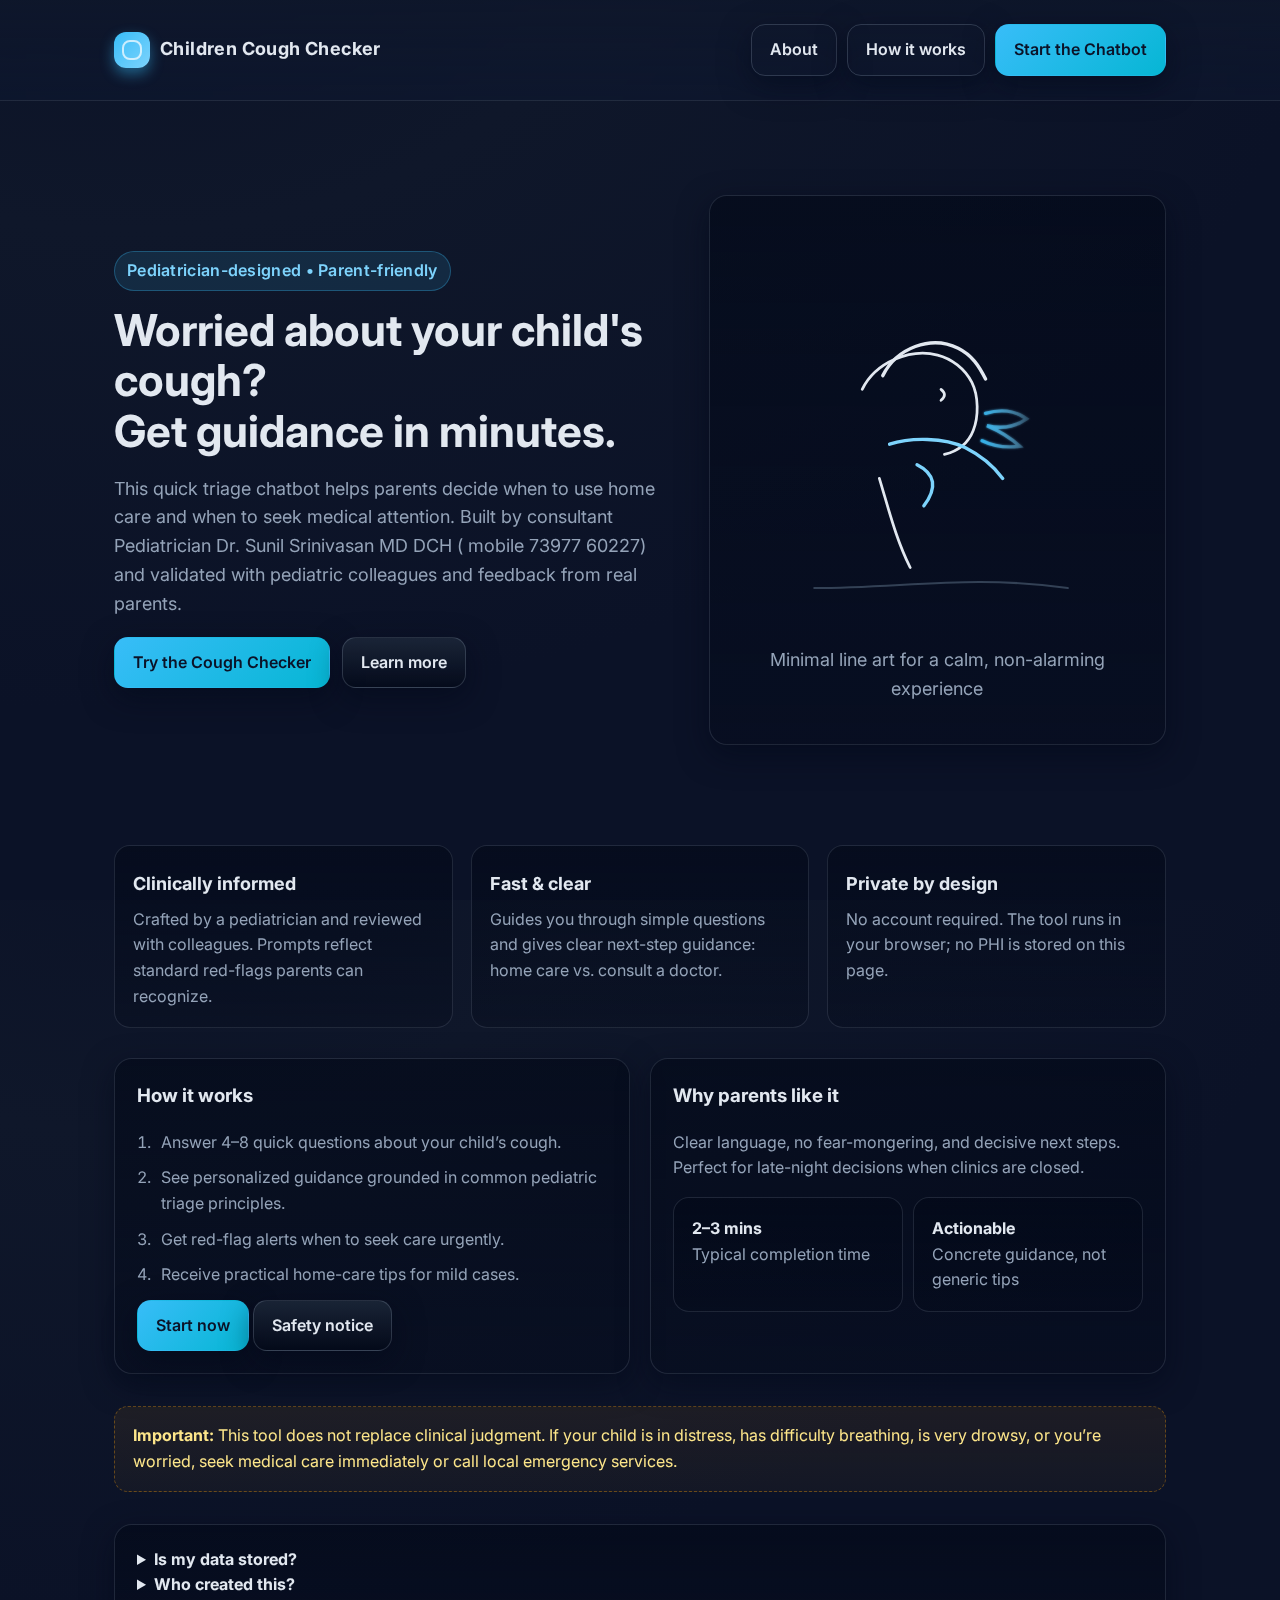
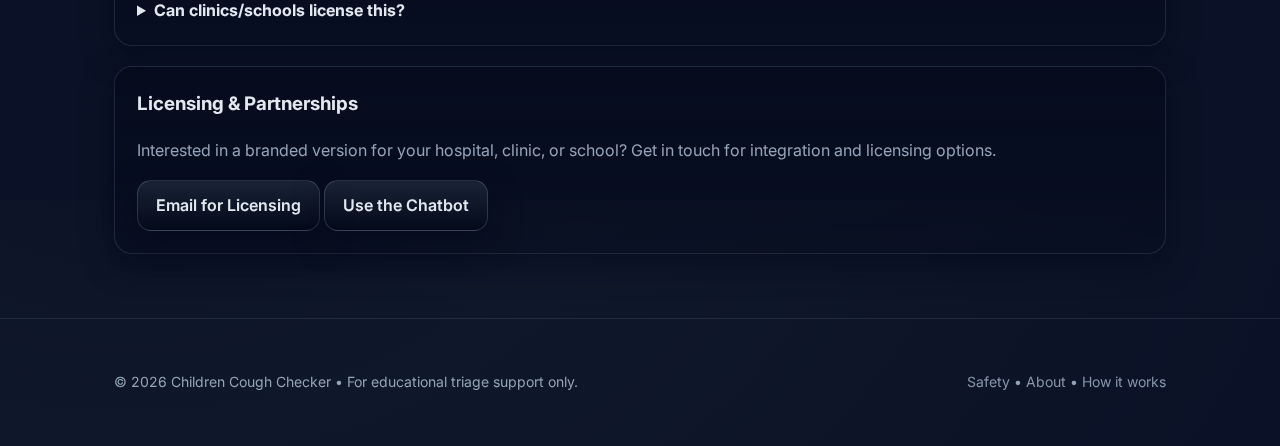
<file: index.html>
<!DOCTYPE html>
<html lang="en">
<head>
  <meta charset="utf-8" />
  <meta name="viewport" content="width=device-width, initial-scale=1" />
  <title>Children Cough Checker | Pediatrician-Designed Symptom Triage</title>
  <meta name="description" content="A quick, parent-friendly chatbot to check when a child's cough needs a doctor's visit and when home care is appropriate. Designed by a pediatrician. This is purely for education purpose and not intended for diagnosis or treatment.">
  <meta name="robots" content="index,follow" />
  <link rel="preconnect" href="https://fonts.googleapis.com">
  <link rel="preconnect" href="https://fonts.gstatic.com" crossorigin>
  <link href="https://fonts.googleapis.com/css2?family=Inter:wght@300;400;600;700&display=swap" rel="stylesheet">
  <style>
    :root{
      --bg:#0f172a;          /* slate-900 */
      --panel:#0b1227;       /* deeper bluish */
      --muted:#94a3b8;       /* slate-400 */
      --text:#e2e8f0;        /* slate-200 */
      --brand:#38bdf8;       /* sky-400 */
      --accent:#22c55e;      /* green-500 */
      --warning:#f59e0b;     /* amber-500 */
      --ring: rgba(56,189,248,.45);
      --shadow: 0 10px 30px rgba(2,8,23,.5);
      --radius: 18px;
    }
    *{box-sizing:border-box}
    html,body{height:100%}
    body{
      margin:0; font-family:Inter,system-ui,Segoe UI,Roboto,Helvetica,Arial,sans-serif; color:var(--text); background:radial-gradient(1200px 800px at 10% -10%, #0b1227 0%, #0f172a 40%, #0b1227 100%);
      line-height:1.6;
    }
    a{color:inherit; text-decoration:none}
    .container{max-width:1100px; margin:0 auto; padding:24px}
    /* Header */
    header{position:sticky; top:0; z-index:30; backdrop-filter:saturate(140%) blur(10px); background:linear-gradient(180deg, rgba(15,23,42,.85), rgba(15,23,42,.6)); border-bottom:1px solid rgba(148,163,184,.15)}
    .nav{display:flex; align-items:center; justify-content:space-between}
    .brand{display:flex; gap:10px; align-items:center}
    .logo{width:36px; height:36px; border-radius:12px; background:linear-gradient(135deg,var(--brand),#7dd3fc); box-shadow:0 6px 14px var(--ring); position:relative}
    .logo::after{content:""; position:absolute; inset:8px; border:2px solid rgba(255,255,255,.7); border-radius:8px}
    .brand h1{margin:0; font-size:18px; letter-spacing:.4px}
    .cta{display:flex; gap:10px}
    .btn{display:inline-flex; align-items:center; justify-content:center; gap:10px; padding:12px 18px; border-radius:14px; font-weight:600; border:1px solid rgba(148,163,184,.25); background:linear-gradient(180deg, rgba(30,41,59,.8), rgba(2,8,23,.7)); box-shadow:var(--shadow); transition:transform .15s ease, box-shadow .15s ease, background .2s}
    .btn:hover{transform:translateY(-1px); box-shadow:0 12px 24px rgba(2,8,23,.55)}
    .btn.primary{background:linear-gradient(135deg, var(--brand), #06b6d4); color:#0b1227; border-color:transparent}
    .btn.ghost{background:transparent}

    /* Hero */
    .hero{display:grid; grid-template-columns:1.1fr .9fr; gap:36px; align-items:center; padding:70px 0}
    @media (max-width: 900px){ .hero{grid-template-columns:1fr; padding:38px 0} }
    .kicker{display:inline-block; padding:6px 12px; border-radius:999px; background:rgba(56,189,248,.12); color:#7dd3fc; border:1px solid rgba(56,189,248,.3); font-weight:600; letter-spacing:.3px}
    .hero h2{margin:14px 0 10px; font-size:44px; line-height:1.15}
    .hero p{color:var(--muted); font-size:18px}
    .hero .actions{margin-top:18px; display:flex; gap:12px; flex-wrap:wrap}

    /* Panel card */
    .card{background:linear-gradient(180deg, rgba(2,8,23,.6), rgba(2,8,23,.35)); border:1px solid rgba(148,163,184,.18); border-radius:var(--radius); box-shadow:var(--shadow); padding:22px}

    /* Inline SVG illustration wrapper */
    .artwrap{position:relative; aspect-ratio:1/1; width:100%; max-width:520px; margin:0 auto}
    .caption{margin-top:10px; text-align:center; color:var(--muted); font-size:14px}

    /* Features */
    .features{display:grid; grid-template-columns:repeat(3,1fr); gap:18px; margin:30px 0}
    @media (max-width: 980px){ .features{grid-template-columns:1fr 1fr} }
    @media (max-width: 640px){ .features{grid-template-columns:1fr} }
    .feature{padding:18px; border-radius:16px; border:1px solid rgba(148,163,184,.18); background:linear-gradient(180deg, rgba(2,8,23,.55), rgba(2,8,23,.25))}
    .feature h3{margin:6px 0 8px; font-size:18px}
    .feature p{margin:0; color:var(--muted)}

    /* How */
    .how{display:grid; grid-template-columns:1fr 1fr; gap:20px}
    @media (max-width: 900px){ .how{grid-template-columns:1fr} }
    ol.timeline{margin:0; padding-left:18px; color:var(--muted)}
    ol.timeline li{margin:10px 0; padding-left:6px}

    /* Notice */
    .notice{margin:32px 0; padding:16px 18px; border-radius:14px; border:1px dashed rgba(245,158,11,.35); background:linear-gradient(180deg, rgba(245,158,11,.08), rgba(245,158,11,.04)); color:#fde68a}

    /* Footer */
    footer{margin-top:40px; padding:28px 0; border-top:1px solid rgba(148,163,184,.15); color:var(--muted); font-size:14px}
    .footcol{display:flex; gap:16px; flex-wrap:wrap; align-items:center; justify-content:space-between}
    .links a{opacity:.9}

    /* Accessibility */
    .sr-only{position:absolute; width:1px; height:1px; padding:0; margin:-1px; overflow:hidden; clip:rect(0,0,0,0); border:0}
  </style>
  <!-- Structured data (SoftwareApplication + MedicalWebPage) -->
  <script type="application/ld+json">
  {
    "@context":"https://schema.org",
    "@type":"MedicalWebPage",
    "name":"Children Cough Checker",
    "about": {"@type":"SoftwareApplication","name":"Children Cough Chatbot","applicationCategory":"HealthApplication"},
    "audience":{"@type":"PeopleAudience","suggestedAge":"0-12"},
    "medicalSpecialty":"Pediatrics",
    "creator":{"@type":"Person","name":"Pediatrician Creator"},
    "isFamilyFriendly": true,
    "publisher":{"@type":"Organization","name":"Children Cough Checker"}
  }
  </script>
</head>
<body>
  <header>
    <div class="container nav">
      <div class="brand" aria-label="Site brand">
        <div class="logo" aria-hidden="true"></div>
        <h1>Children Cough Checker</h1>
      </div>
      <nav class="cta" aria-label="primary">
        <a class="btn ghost" href="#about">About</a>
        <a class="btn ghost" href="#how">How it works</a>
        <a class="btn primary" href="./chat.html">Start the Chatbot</a>
      </nav>
    </div>
  </header>

  <main class="container">
    <!-- Hero -->
    <section class="hero" id="home">
      <div>
        <span class="kicker">Pediatrician-designed • Parent-friendly</span>
        <h2>Worried about your child's cough?<br> Get guidance in minutes.</h2>
        <p>
          This quick triage chatbot helps parents decide when to use home care and when to seek medical attention. Built by consultant Pediatrician Dr. Sunil Srinivasan MD DCH ( mobile 73977 60227) and validated with pediatric colleagues and feedback from real parents.
        </p>
        <div class="actions">
          <a class="btn primary" href="./chat.html" aria-label="Open the Children Cough Chatbot">Try the Cough Checker</a>
          <a class="btn" href="#about" aria-label="Learn more about the tool">Learn more</a>
        </div>
      </div>

      <div class="card">
        <div class="artwrap" aria-hidden="true">
          <!-- Inline SVG: Minimal line drawing of a child with a scarf, gentle cough plume -->
          <svg viewBox="0 0 600 600" width="100%" height="100%" role="img" aria-labelledby="artTitle artDesc">
            <title id="artTitle">Line drawing of a child coughing with a scarf</title>
            <desc id="artDesc">Simple monochrome stroke illustration: child in profile wearing a scarf, gentle breath plume, calm style.</desc>
            <defs>
              <linearGradient id="glow" x1="0" x2="1">
                <stop offset="0%" stop-color="#38bdf8" stop-opacity=".8"/>
                <stop offset="100%" stop-color="#7dd3fc" stop-opacity=".2"/>
              </linearGradient>
              <filter id="soft" x="-20%" y="-20%" width="140%" height="140%">
                <feGaussianBlur stdDeviation="1.8" result="b"/>
                <feMerge><feMergeNode in="b"/><feMergeNode in="SourceGraphic"/></feMerge>
              </filter>
            </defs>
            <rect x="0" y="0" width="600" height="600" fill="none"/>
            <!-- Face profile -->
            <path d="M190,250 C210,210 260,190 300,200 C320,205 340,220 350,240 C360,260 360,290 352,310 C345,328 330,340 310,345" fill="none" stroke="#e2e8f0" stroke-width="4" stroke-linecap="round" stroke-linejoin="round"/>
            <!-- Eye -->
            <path d="M305 250 q10 8 0 16" fill="none" stroke="#e2e8f0" stroke-width="4" stroke-linecap="round"/>
            <!-- Hair -->
            <path d="M220,230 C240,190 290,170 330,190 C350,200 360,215 370,235" fill="none" stroke="#e2e8f0" stroke-width="5" stroke-linecap="round"/>
            <!-- Scarf -->
            <path d="M230,330 C260,320 310,320 340,335 C360,345 380,360 395,380" fill="none" stroke="#7dd3fc" stroke-width="5" stroke-linecap="round"/>
            <path d="M270,360 q40 20 10 60" fill="none" stroke="#7dd3fc" stroke-width="5" stroke-linecap="round"/>
            <!-- Torso -->
            <path d="M215,380 C230,430 240,470 260,510" fill="none" stroke="#e2e8f0" stroke-width="4" stroke-linecap="round"/>
            <!-- Gentle cough plume -->
            <path d="M370,285 q35 -10 60 8 q-25 18 -58 10 q28 12 48 30 q-30 4 -55 -8" fill="none" stroke="url(#glow)" stroke-width="5" stroke-linecap="round" filter="url(#soft)"/>
            <!-- Subtle baseline -->
            <path d="M120,540 C250,540 350,520 490,540" fill="none" stroke="#334155" stroke-width="3" stroke-linecap="round"/>
          </svg>
        </div>
        <p class="caption">Minimal line art for a calm, non-alarming experience</p>
      </div>
    </section>

    <!-- Features -->
    <section id="about">
      <div class="features">
        <div class="feature">
          <h3>Clinically informed</h3>
          <p>Crafted by a pediatrician and reviewed with colleagues. Prompts reflect standard red-flags parents can recognize.</p>
        </div>
        <div class="feature">
          <h3>Fast & clear</h3>
          <p>Guides you through simple questions and gives clear next-step guidance: home care vs. consult a doctor.</p>
        </div>
        <div class="feature">
          <h3>Private by design</h3>
          <p>No account required. The tool runs in your browser; no PHI is stored on this page.</p>
        </div>
      </div>
    </section>

    <!-- How it works + CTA -->
    <section id="how" class="how">
      <div class="card">
        <h3 style="margin-top:0">How it works</h3>
        <ol class="timeline">
          <li>Answer 4–8 quick questions about your child’s cough.</li>
          <li>See personalized guidance grounded in common pediatric triage principles.</li>
          <li>Get red-flag alerts when to seek care urgently.</li>
          <li>Receive practical home-care tips for mild cases.</li>
        </ol>
        <div class="actions" style="margin-top:12px">
          <a class="btn primary" href="./chat.html">Start now</a>
          <a class="btn" href="#safety">Safety notice</a>
        </div>
      </div>
      <div class="card">
        <h3 style="margin-top:0">Why parents like it</h3>
        <p style="color:var(--muted)">Clear language, no fear-mongering, and decisive next steps. Perfect for late-night decisions when clinics are closed.</p>
        <div style="display:grid; grid-template-columns:1fr 1fr; gap:10px; margin-top:10px">
          <div class="feature"><strong>2–3 mins</strong><br><span style="color:var(--muted)">Typical completion time</span></div>
          <div class="feature"><strong>Actionable</strong><br><span style="color:var(--muted)">Concrete guidance, not generic tips</span></div>
        </div>
      </div>
    </section>

    <!-- Notice -->
    <section id="safety" class="notice" role="note" aria-label="Medical safety notice">
      <strong>Important:</strong> This tool does not replace clinical judgment. If your child is in distress, has difficulty breathing, is very drowsy, or you’re worried, seek medical care immediately or call local emergency services.
    </section>

    <!-- FAQ -->
    <section class="card" aria-label="FAQs">
      <details>
        <summary><strong>Is my data stored?</strong></summary>
        <p>On this landing page, no personal health information is stored. If you use the chatbot, please review its repository/app privacy notes for details.</p>
      </details>
      <details>
        <summary><strong>Who created this?</strong></summary>
        <p>Designed by a pediatrician and refined with feedback from pediatric colleagues and parents.</p>
      </details>
      <details>
        <summary><strong>Can clinics/schools license this?</strong></summary>
        <p>Yes. White-label and institutional versions are available. See contact below.</p>
      </details>
    </section>

    <!-- Contact / Licensing -->
    <section class="card" style="margin-top:20px">
      <h3 style="margin-top:0">Licensing & Partnerships</h3>
      <p style="color:var(--muted)">Interested in a branded version for your hospital, clinic, or school? Get in touch for integration and licensing options.</p>
      <div class="actions">
        <a class="btn" href="mailto:contact@example.com?subject=Children%20Cough%20Chatbot%20Licensing">Email for Licensing</a>
        <a class="btn" href="./chat.html">Use the Chatbot</a>
      </div>
    </section>

  </main>

  <footer>
    <div class="container footcol">
      <div>
        © <span id="year"></span> Children Cough Checker • For educational triage support only.
      </div>
      <div class="links">
        <a href="#safety">Safety</a> •
        <a href="#about">About</a> •
        <a href="#how">How it works</a>
      </div>
    </div>
  </footer>

  <script>
    document.getElementById('year').textContent = new Date().getFullYear();
  </script>
</body>
</html>
</file>
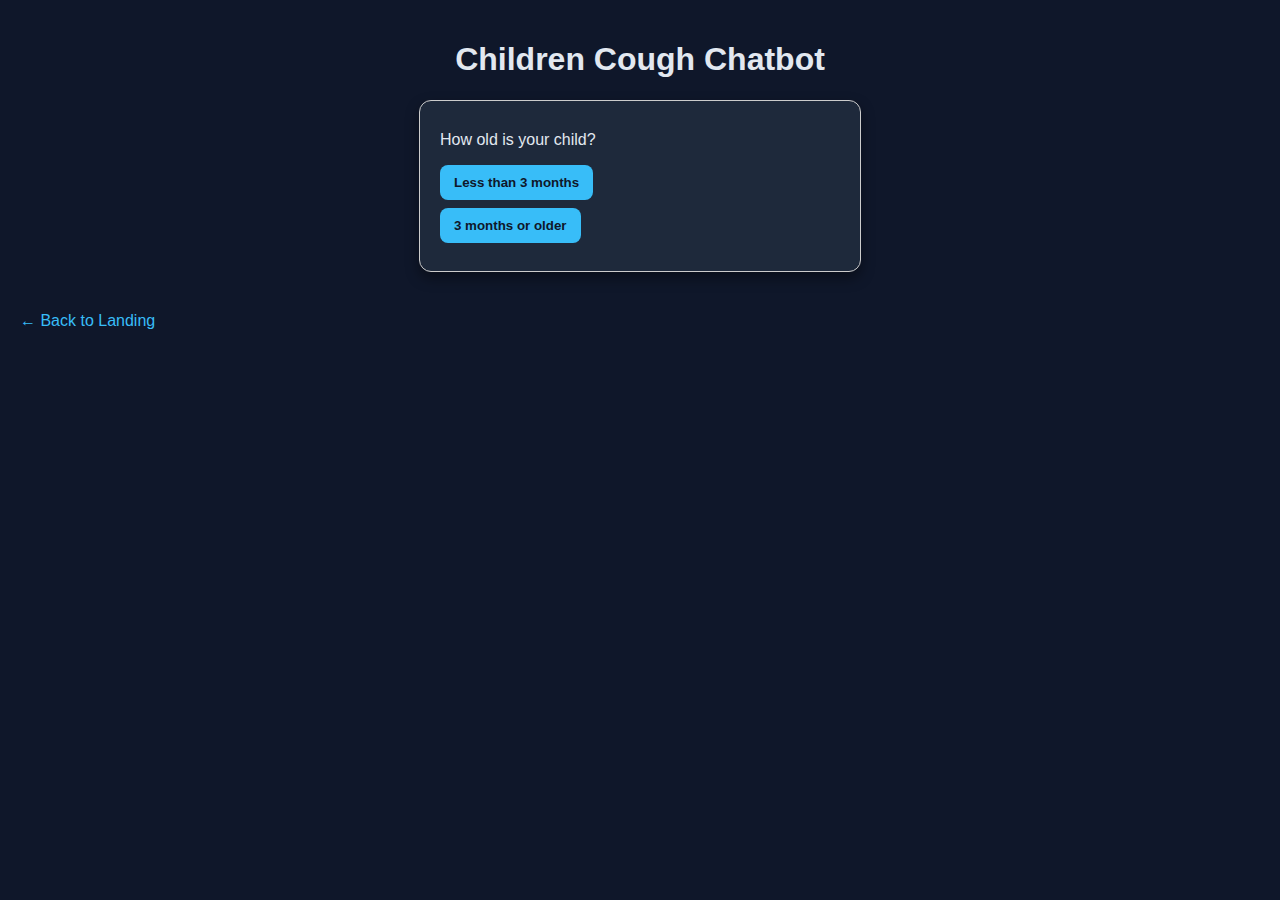
<file: chat.html>
<!DOCTYPE html>
<html lang="en">
<head>
  <meta charset="UTF-8">
  <meta name="viewport" content="width=device-width, initial-scale=1.0">
  <title>Children Cough Chatbot</title>
  <link rel="stylesheet" href="style.css">
  <style>
    body { font-family: Arial, sans-serif; margin:0; padding:20px; background:#0f172a; color:#e2e8f0;}
    h1 { text-align:center; }
    #chatbox { 
      margin: 20px auto; 
      max-width: 600px; 
      background:#1e293b; 
      padding:20px; 
      border-radius:12px; 
      box-shadow:0 6px 14px rgba(0,0,0,.4);
    }
    #chatbox p { margin-bottom: 16px; }
    #chatbox button {
      display:block;
      margin:8px 0;
      padding:10px 14px;
      border:none;
      border-radius:8px;
      background:#38bdf8;
      color:#0f172a;
      font-weight:600;
      cursor:pointer;
    }
    #chatbox button:hover { background:#06b6d4; }
    a.back { display:inline-block; margin-top:20px; color:#38bdf8; text-decoration:none;}
  </style>
</head>
<body>
  <h1>Children Cough Chatbot</h1>
  <div id="chatbox"></div>
  <a class="back" href="index.html">← Back to Landing</a>

  <script src="chatbot.js"></script>
  <script>
    // Initialize chatbot on page load
    window.onload = loadChatbot;
  </script>
</body>
</html>
</file>
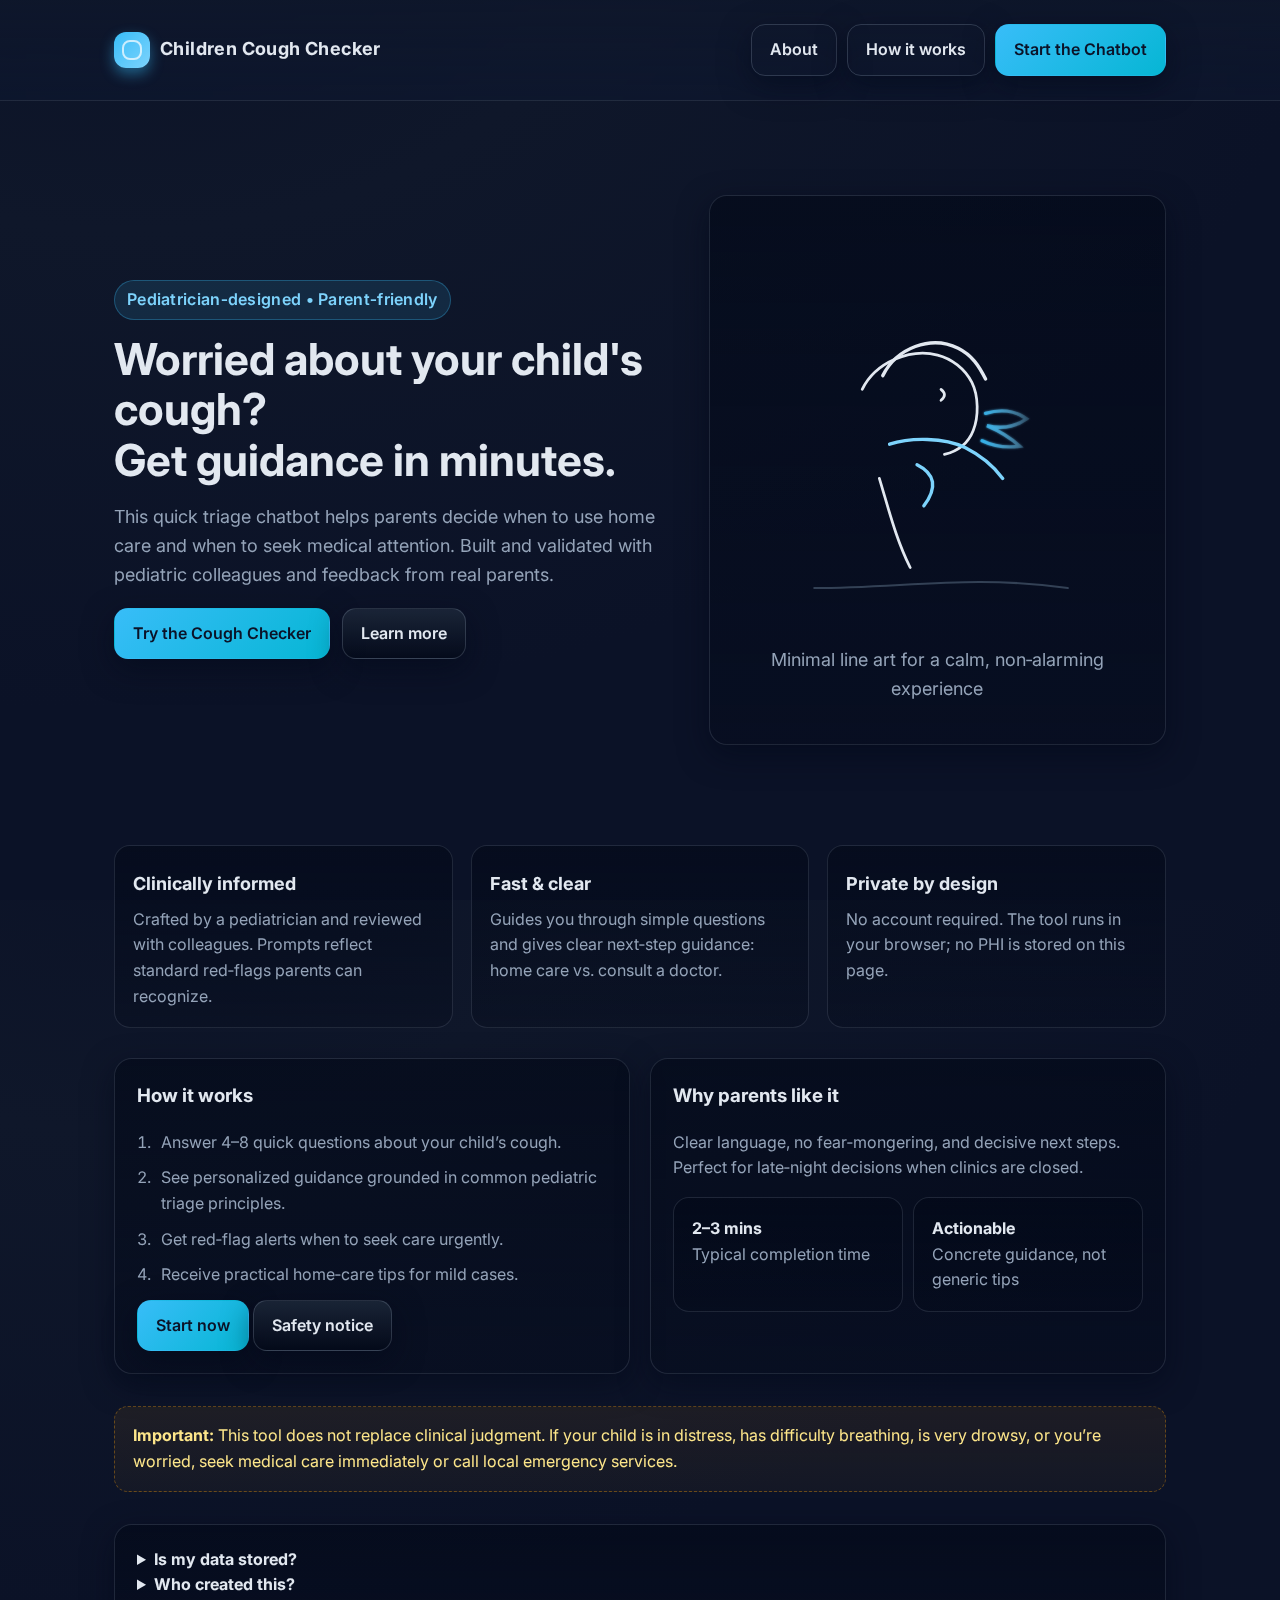
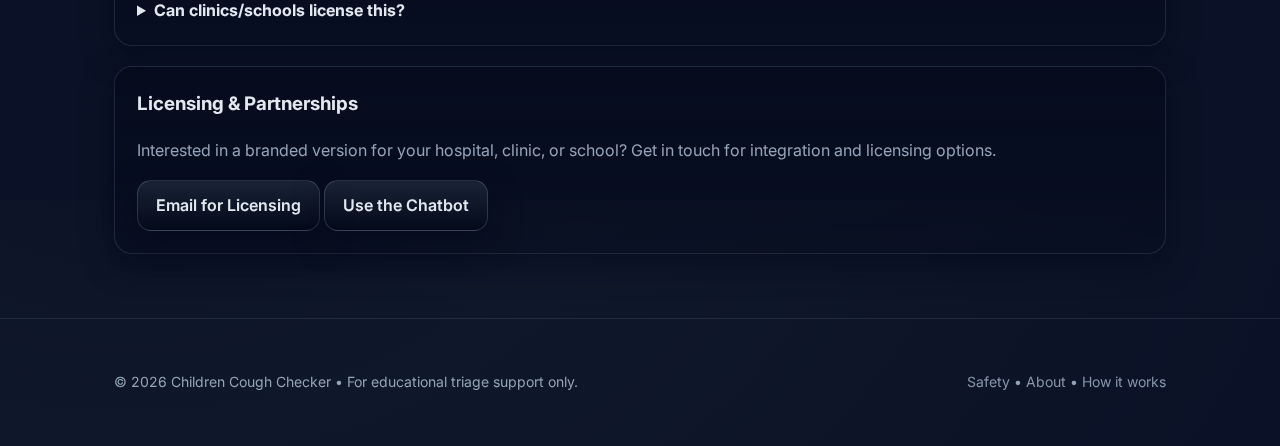
<file: children_cough_chatbot_landing_page_index.html>
<!DOCTYPE html>
<html lang="en">
<head>
  <meta charset="utf-8" />
  <meta name="viewport" content="width=device-width, initial-scale=1" />
  <title>Children Cough Checker | Pediatrician‑Designed Symptom Triage</title>
  <meta name="description" content="A quick, parent‑friendly chatbot to check when a child's cough needs a doctor's visit and when home care is appropriate. Designed by a pediatrician.">
  <meta name="robots" content="index,follow" />
  <link rel="preconnect" href="https://fonts.googleapis.com">
  <link rel="preconnect" href="https://fonts.gstatic.com" crossorigin>
  <link href="https://fonts.googleapis.com/css2?family=Inter:wght@300;400;600;700&display=swap" rel="stylesheet">
  <style>
    :root{
      --bg:#0f172a;          /* slate-900 */
      --panel:#0b1227;       /* deeper bluish */
      --muted:#94a3b8;       /* slate-400 */
      --text:#e2e8f0;        /* slate-200 */
      --brand:#38bdf8;       /* sky-400 */
      --accent:#22c55e;      /* green-500 */
      --warning:#f59e0b;     /* amber-500 */
      --ring: rgba(56,189,248,.45);
      --shadow: 0 10px 30px rgba(2,8,23,.5);
      --radius: 18px;
    }
    *{box-sizing:border-box}
    html,body{height:100%}
    body{
      margin:0; font-family:Inter,system-ui,Segoe UI,Roboto,Helvetica,Arial,sans-serif; color:var(--text); background:radial-gradient(1200px 800px at 10% -10%, #0b1227 0%, #0f172a 40%, #0b1227 100%);
      line-height:1.6;
    }
    a{color:inherit; text-decoration:none}
    .container{max-width:1100px; margin:0 auto; padding:24px}
    /* Header */
    header{position:sticky; top:0; z-index:30; backdrop-filter:saturate(140%) blur(10px); background:linear-gradient(180deg, rgba(15,23,42,.85), rgba(15,23,42,.6)); border-bottom:1px solid rgba(148,163,184,.15)}
    .nav{display:flex; align-items:center; justify-content:space-between}
    .brand{display:flex; gap:10px; align-items:center}
    .logo{width:36px; height:36px; border-radius:12px; background:linear-gradient(135deg,var(--brand),#7dd3fc); box-shadow:0 6px 14px var(--ring); position:relative}
    .logo::after{content:""; position:absolute; inset:8px; border:2px solid rgba(255,255,255,.7); border-radius:8px}
    .brand h1{margin:0; font-size:18px; letter-spacing:.4px}
    .cta{display:flex; gap:10px}
    .btn{display:inline-flex; align-items:center; justify-content:center; gap:10px; padding:12px 18px; border-radius:14px; font-weight:600; border:1px solid rgba(148,163,184,.25); background:linear-gradient(180deg, rgba(30,41,59,.8), rgba(2,8,23,.7)); box-shadow:var(--shadow); transition:transform .15s ease, box-shadow .15s ease, background .2s}
    .btn:hover{transform:translateY(-1px); box-shadow:0 12px 24px rgba(2,8,23,.55)}
    .btn.primary{background:linear-gradient(135deg, var(--brand), #06b6d4); color:#0b1227; border-color:transparent}
    .btn.ghost{background:transparent}

    /* Hero */
    .hero{display:grid; grid-template-columns:1.1fr .9fr; gap:36px; align-items:center; padding:70px 0}
    @media (max-width: 900px){ .hero{grid-template-columns:1fr; padding:38px 0} }
    .kicker{display:inline-block; padding:6px 12px; border-radius:999px; background:rgba(56,189,248,.12); color:#7dd3fc; border:1px solid rgba(56,189,248,.3); font-weight:600; letter-spacing:.3px}
    .hero h2{margin:14px 0 10px; font-size:44px; line-height:1.15}
    .hero p{color:var(--muted); font-size:18px}
    .hero .actions{margin-top:18px; display:flex; gap:12px; flex-wrap:wrap}

    /* Panel card */
    .card{background:linear-gradient(180deg, rgba(2,8,23,.6), rgba(2,8,23,.35)); border:1px solid rgba(148,163,184,.18); border-radius:var(--radius); box-shadow:var(--shadow); padding:22px}

    /* Inline SVG illustration wrapper */
    .artwrap{position:relative; aspect-ratio:1/1; width:100%; max-width:520px; margin:0 auto}
    .caption{margin-top:10px; text-align:center; color:var(--muted); font-size:14px}

    /* Features */
    .features{display:grid; grid-template-columns:repeat(3,1fr); gap:18px; margin:30px 0}
    @media (max-width: 980px){ .features{grid-template-columns:1fr 1fr} }
    @media (max-width: 640px){ .features{grid-template-columns:1fr} }
    .feature{padding:18px; border-radius:16px; border:1px solid rgba(148,163,184,.18); background:linear-gradient(180deg, rgba(2,8,23,.55), rgba(2,8,23,.25))}
    .feature h3{margin:6px 0 8px; font-size:18px}
    .feature p{margin:0; color:var(--muted)}

    /* How */
    .how{display:grid; grid-template-columns:1fr 1fr; gap:20px}
    @media (max-width: 900px){ .how{grid-template-columns:1fr} }
    ol.timeline{margin:0; padding-left:18px; color:var(--muted)}
    ol.timeline li{margin:10px 0; padding-left:6px}

    /* Notice */
    .notice{margin:32px 0; padding:16px 18px; border-radius:14px; border:1px dashed rgba(245,158,11,.35); background:linear-gradient(180deg, rgba(245,158,11,.08), rgba(245,158,11,.04)); color:#fde68a}

    /* Footer */
    footer{margin-top:40px; padding:28px 0; border-top:1px solid rgba(148,163,184,.15); color:var(--muted); font-size:14px}
    .footcol{display:flex; gap:16px; flex-wrap:wrap; align-items:center; justify-content:space-between}
    .links a{opacity:.9}

    /* Accessibility */
    .sr-only{position:absolute; width:1px; height:1px; padding:0; margin:-1px; overflow:hidden; clip:rect(0,0,0,0); border:0}
  </style>
  <!-- Structured data (SoftwareApplication + MedicalWebPage) -->
  <script type="application/ld+json">
  {
    "@context":"https://schema.org",
    "@type":"MedicalWebPage",
    "name":"Children Cough Checker",
    "about": {"@type":"SoftwareApplication","name":"Children Cough Chatbot","applicationCategory":"HealthApplication"},
    "audience":{"@type":"PeopleAudience","suggestedAge":"0-12"},
    "medicalSpecialty":"Pediatrics",
    "creator":{"@type":"Person","name":"Dr. Anisha Sunil"},
    "isFamilyFriendly": true,
    "publisher":{"@type":"Organization","name":"Sun2sha / HAPPTITUDE"}
  }
  </script>
</head>
<body>
  <header>
    <div class="container nav">
      <div class="brand" aria-label="Site brand">
        <div class="logo" aria-hidden="true"></div>
        <h1>Children Cough Checker</h1>
      </div>
      <nav class="cta" aria-label="primary">
        <a class="btn ghost" href="#about">About</a>
        <a class="btn ghost" href="#how">How it works</a>
        <a class="btn primary" href="https://sunilsrinivasan.github.io/children-cough-chatbot/">Start the Chatbot</a>
      </nav>
    </div>
  </header>

  <main class="container">
    <!-- Hero -->
    <section class="hero" id="home">
      <div>
        <span class="kicker">Pediatrician‑designed • Parent‑friendly</span>
        <h2>Worried about your child's cough?<br> Get guidance in minutes.</h2>
        <p>
          This quick triage chatbot helps parents decide when to use home care and when to seek medical attention. Built and validated with pediatric colleagues and feedback from real parents.
        </p>
        <div class="actions">
          <a class="btn primary" href="https://sunilsrinivasan.github.io/children-cough-chatbot/" aria-label="Open the Children Cough Chatbot">Try the Cough Checker</a>
          <a class="btn" href="#about" aria-label="Learn more about the tool">Learn more</a>
        </div>
      </div>

      <div class="card">
        <div class="artwrap" aria-hidden="true">
          <!-- Inline SVG: Minimal line drawing of a child with a scarf, gentle cough plume -->
          <svg viewBox="0 0 600 600" width="100%" height="100%" role="img" aria-labelledby="artTitle artDesc">
            <title id="artTitle">Line drawing of a child coughing with a scarf</title>
            <desc id="artDesc">Simple monochrome stroke illustration: child in profile wearing a scarf, gentle breath plume, calm style.</desc>
            <defs>
              <linearGradient id="glow" x1="0" x2="1">
                <stop offset="0%" stop-color="#38bdf8" stop-opacity=".8"/>
                <stop offset="100%" stop-color="#7dd3fc" stop-opacity=".2"/>
              </linearGradient>
              <filter id="soft" x="-20%" y="-20%" width="140%" height="140%">
                <feGaussianBlur stdDeviation="1.8" result="b"/>
                <feMerge><feMergeNode in="b"/><feMergeNode in="SourceGraphic"/></feMerge>
              </filter>
            </defs>
            <rect x="0" y="0" width="600" height="600" fill="none"/>
            <!-- Face profile -->
            <path d="M190,250 C210,210 260,190 300,200 C320,205 340,220 350,240 C360,260 360,290 352,310 C345,328 330,340 310,345" fill="none" stroke="#e2e8f0" stroke-width="4" stroke-linecap="round" stroke-linejoin="round"/>
            <!-- Eye -->
            <path d="M305 250 q10 8 0 16" fill="none" stroke="#e2e8f0" stroke-width="4" stroke-linecap="round"/>
            <!-- Hair -->
            <path d="M220,230 C240,190 290,170 330,190 C350,200 360,215 370,235" fill="none" stroke="#e2e8f0" stroke-width="5" stroke-linecap="round"/>
            <!-- Scarf -->
            <path d="M230,330 C260,320 310,320 340,335 C360,345 380,360 395,380" fill="none" stroke="#7dd3fc" stroke-width="5" stroke-linecap="round"/>
            <path d="M270,360 q40 20 10 60" fill="none" stroke="#7dd3fc" stroke-width="5" stroke-linecap="round"/>
            <!-- Torso -->
            <path d="M215,380 C230,430 240,470 260,510" fill="none" stroke="#e2e8f0" stroke-width="4" stroke-linecap="round"/>
            <!-- Gentle cough plume -->
            <path d="M370,285 q35 -10 60 8 q-25 18 -58 10 q28 12 48 30 q-30 4 -55 -8" fill="none" stroke="url(#glow)" stroke-width="5" stroke-linecap="round" filter="url(#soft)"/>
            <!-- Subtle baseline -->
            <path d="M120,540 C250,540 350,520 490,540" fill="none" stroke="#334155" stroke-width="3" stroke-linecap="round"/>
          </svg>
        </div>
        <p class="caption">Minimal line art for a calm, non‑alarming experience</p>
      </div>
    </section>

    <!-- Features -->
    <section id="about">
      <div class="features">
        <div class="feature">
          <h3>Clinically informed</h3>
          <p>Crafted by a pediatrician and reviewed with colleagues. Prompts reflect standard red‑flags parents can recognize.</p>
        </div>
        <div class="feature">
          <h3>Fast & clear</h3>
          <p>Guides you through simple questions and gives clear next‑step guidance: home care vs. consult a doctor.</p>
        </div>
        <div class="feature">
          <h3>Private by design</h3>
          <p>No account required. The tool runs in your browser; no PHI is stored on this page.</p>
        </div>
      </div>
    </section>

    <!-- How it works + CTA -->
    <section id="how" class="how">
      <div class="card">
        <h3 style="margin-top:0">How it works</h3>
        <ol class="timeline">
          <li>Answer 4–8 quick questions about your child’s cough.</li>
          <li>See personalized guidance grounded in common pediatric triage principles.</li>
          <li>Get red‑flag alerts when to seek care urgently.</li>
          <li>Receive practical home‑care tips for mild cases.</li>
        </ol>
        <div class="actions" style="margin-top:12px">
          <a class="btn primary" href="https://sunilsrinivasan.github.io/children-cough-chatbot/">Start now</a>
          <a class="btn" href="#safety">Safety notice</a>
        </div>
      </div>
      <div class="card">
        <h3 style="margin-top:0">Why parents like it</h3>
        <p style="color:var(--muted)">Clear language, no fear‑mongering, and decisive next steps. Perfect for late‑night decisions when clinics are closed.</p>
        <div style="display:grid; grid-template-columns:1fr 1fr; gap:10px; margin-top:10px">
          <div class="feature"><strong>2–3 mins</strong><br><span style="color:var(--muted)">Typical completion time</span></div>
          <div class="feature"><strong>Actionable</strong><br><span style="color:var(--muted)">Concrete guidance, not generic tips</span></div>
        </div>
      </div>
    </section>

    <!-- Notice -->
    <section id="safety" class="notice" role="note" aria-label="Medical safety notice">
      <strong>Important:</strong> This tool does not replace clinical judgment. If your child is in distress, has difficulty breathing, is very drowsy, or you’re worried, seek medical care immediately or call local emergency services.
    </section>

    <!-- FAQ -->
    <section class="card" aria-label="FAQs">
      <details>
        <summary><strong>Is my data stored?</strong></summary>
        <p>On this landing page, no personal health information is stored. If you use the chatbot, please review its repository/app privacy notes for details.</p>
      </details>
      <details>
        <summary><strong>Who created this?</strong></summary>
        <p>Designed by a pediatrician (Dr. Sunil Srinivasan) and refined with feedback from pediatric colleagues and parents.</p>
      </details>
      <details>
        <summary><strong>Can clinics/schools license this?</strong></summary>
        <p>Yes. White‑label and institutional versions are available. See contact below.</p>
      </details>
    </section>

    <!-- Contact / Licensing -->
    <section class="card" style="margin-top:20px">
      <h3 style="margin-top:0">Licensing & Partnerships</h3>
      <p style="color:var(--muted)">Interested in a branded version for your hospital, clinic, or school? Get in touch for integration and licensing options.</p>
      <div class="actions">
        <a class="btn" href="mailto:contact@example.com?subject=Children%20Cough%20Chatbot%20Licensing">Email for Licensing</a>
        <a class="btn" href="https://sunilsrinivasan.github.io/children-cough-chatbot/">Use the Chatbot</a>
      </div>
    </section>

  </main>

  <footer>
    <div class="container footcol">
      <div>
        © <span id="year"></span> Children Cough Checker • For educational triage support only.
      </div>
      <div class="links">
        <a href="#safety">Safety</a> •
        <a href="#about">About</a> •
        <a href="#how">How it works</a>
      </div>
    </div>
  </footer>

  <script>
    document.getElementById('year').textContent = new Date().getFullYear();
  </script>
</body>
</html>
</file>
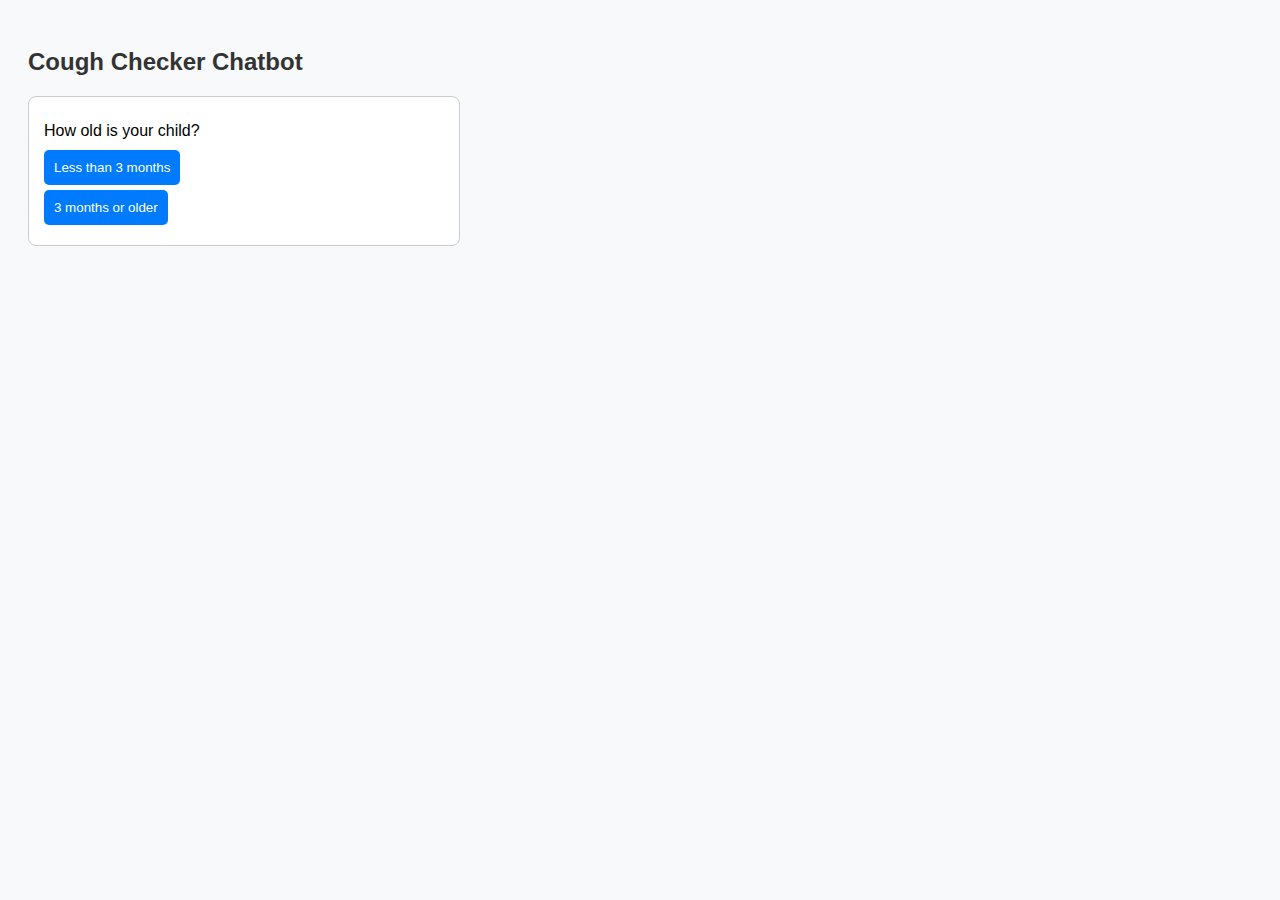
<file: index (1).html>
<!DOCTYPE html>
<html lang="en">
<head>
  <meta charset="UTF-8">
  <title>Cough Checker Chatbot</title>
  <link rel="stylesheet" href="style.css">
</head>
<body>
  <h2>Cough Checker Chatbot</h2>
  <div id="chatbox"></div>
  <script src="chatbot.js"></script>
</body>
</html>
</file>
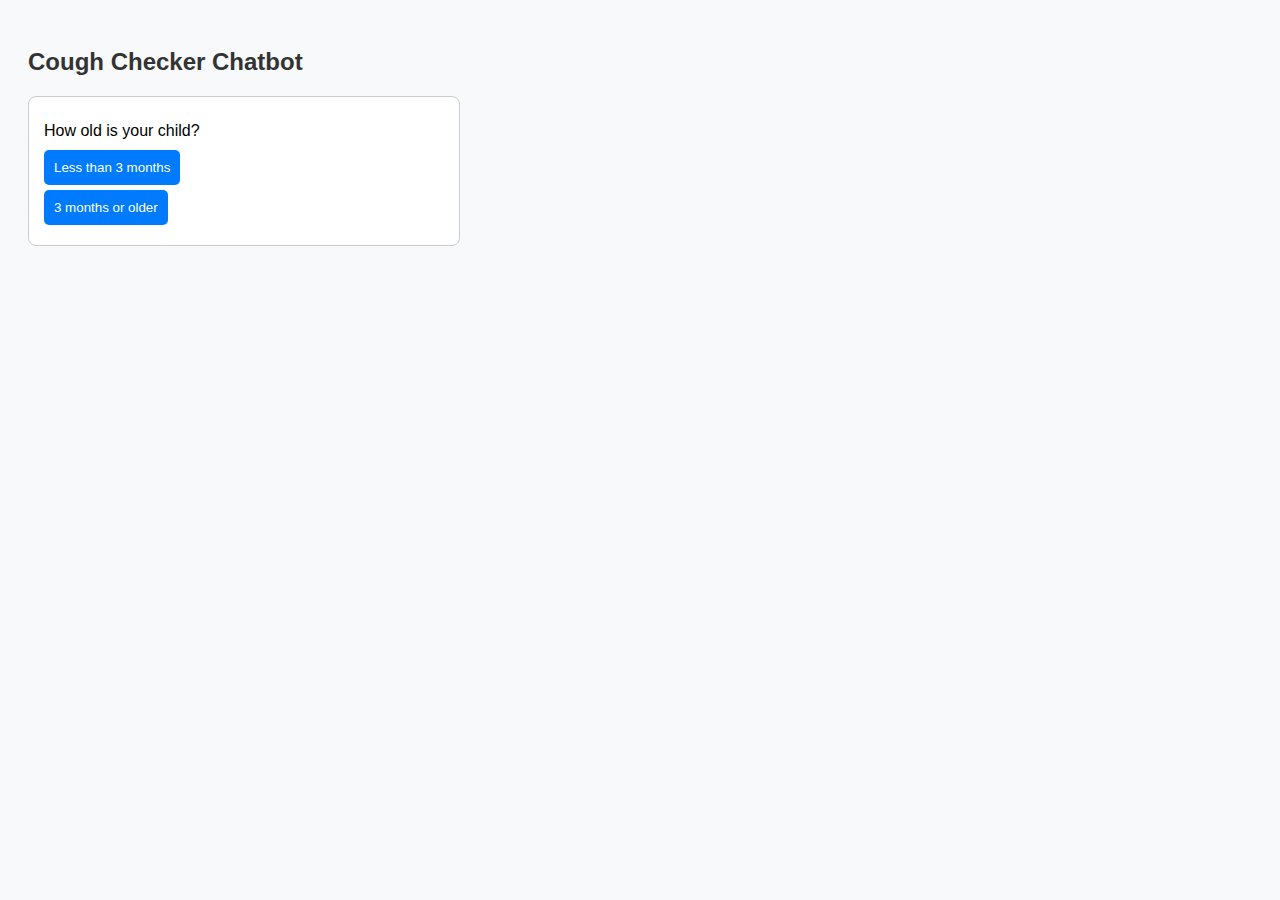
<file: index .html>
<!DOCTYPE html>
<html lang="en">
<head>
  <meta charset="UTF-8">
  <title>Cough Checker Chatbot</title>
  <link rel="stylesheet" href="style.css">
</head>
<body>
  <h2>Cough Checker Chatbot</h2>
  <div id="chatbox"></div>
  <script src="chatbot.js"></script>
</body>
</html>
</file>
<file: style.css>
body { font-family: Arial, sans-serif; padding: 20px; background: #f8f9fa; }
h2 { color: #333; }
#chatbox { border: 1px solid #ccc; border-radius: 8px; padding: 15px; width: 400px; background: #fff; min-height: 100px; }
p { font-size: 16px; margin: 10px 0; }
button { display: block; margin: 5px 0; padding: 10px; border: none; border-radius: 5px; background: #007bff; color: #fff; cursor: pointer; }
button:hover { background: #0056b3; }
</file>
